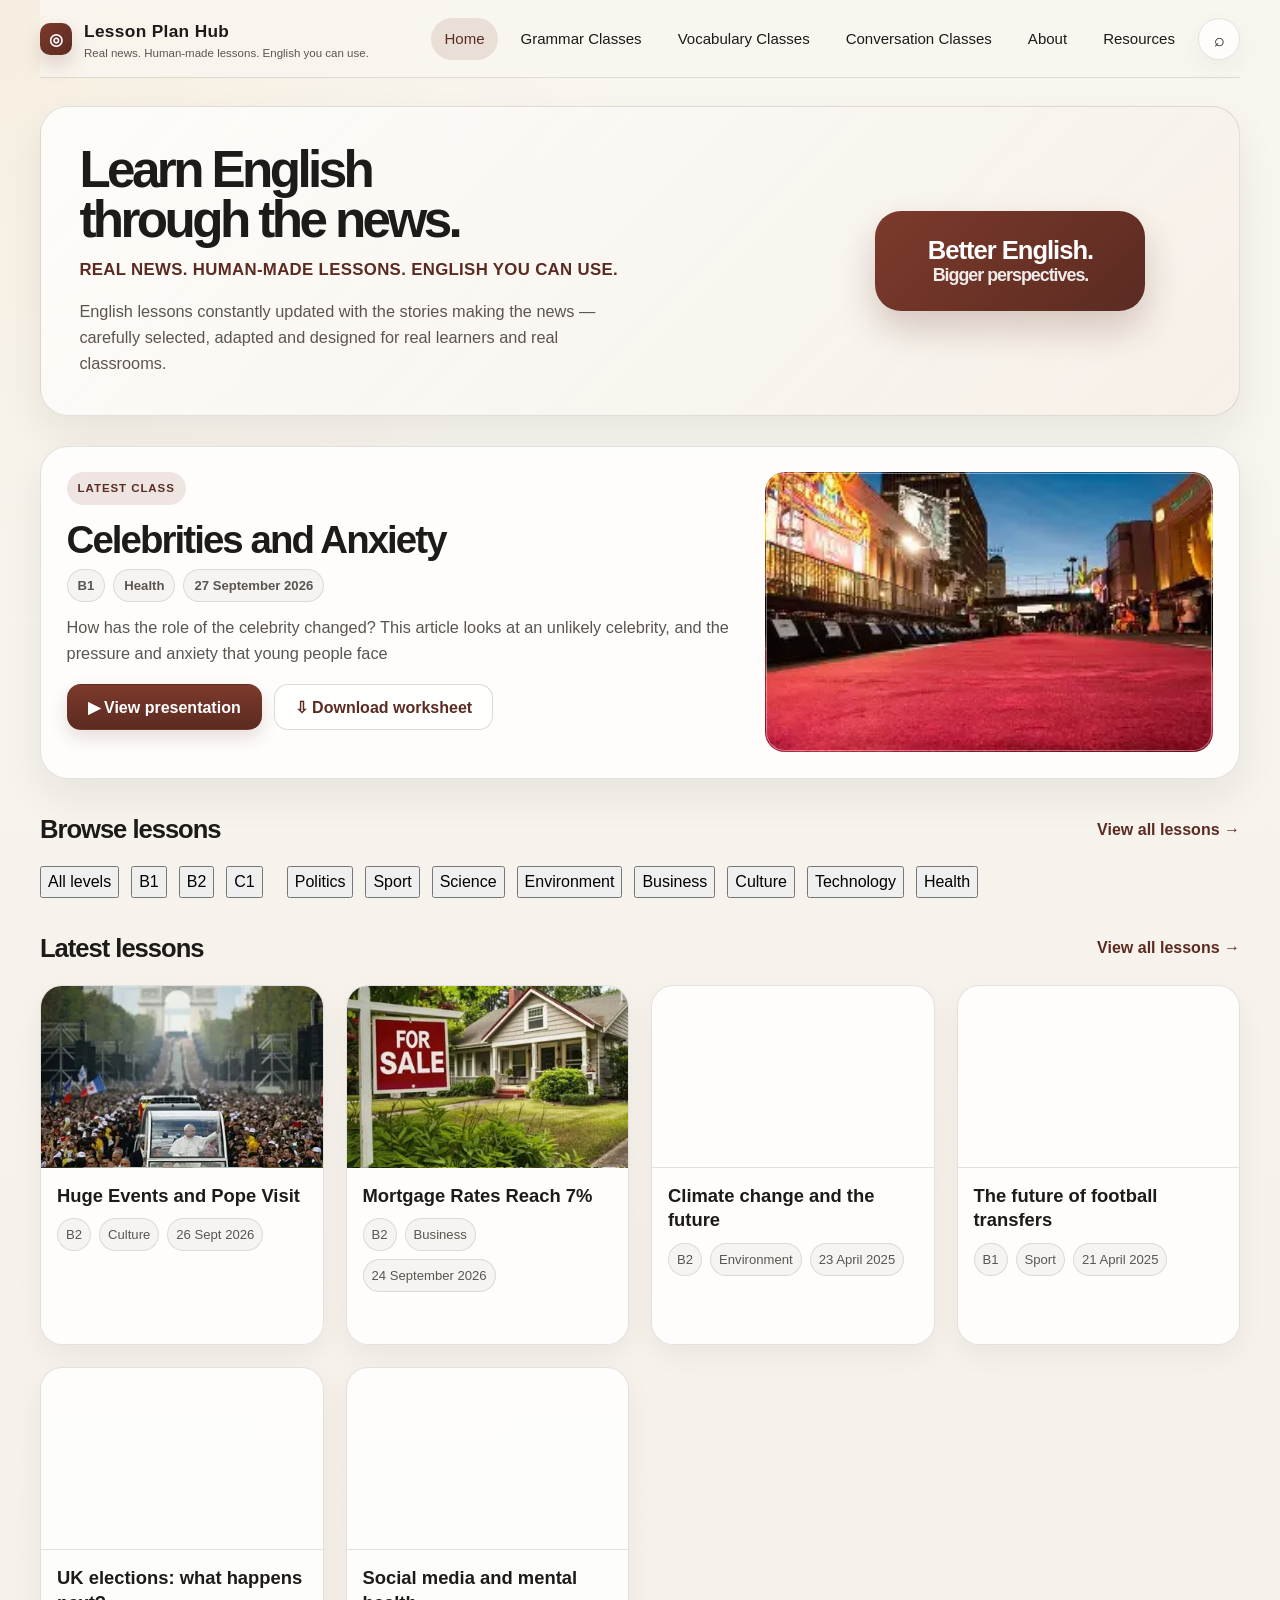
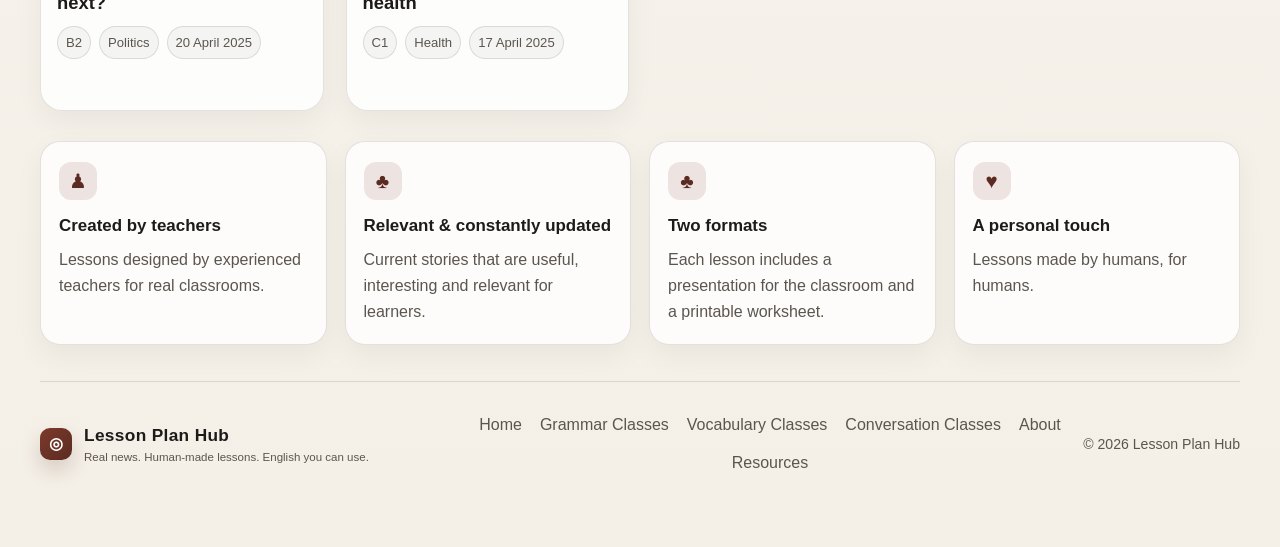
<file: index.html>
<!doctype html>
<html lang="en">
<head>
  <meta charset="utf-8">
  <meta name="viewport" content="width=device-width, initial-scale=1">
  <title>Lesson Plan Hub</title>
  <meta name="description" content="Real news. Human-made lessons. English you can use.">
  <link rel="stylesheet" href="style.css">
  <script src="script.js" defer></script>
</head>
<body>
  <div class="page-shell">
    <header class="site-header">
      <a class="brand" href="#top" aria-label="Lesson Plan Hub home"><span class="brand-mark" aria-hidden="true">◎</span><span><strong>Lesson Plan Hub</strong><small>Real news. Human-made lessons. English you can use.</small></span></a>
      <nav aria-label="Main navigation">
        <a class="active" href="#top">Home</a>
        <a href="grammar.html">Grammar Classes</a>
        <a href="vocabulary.html">Vocabulary Classes</a>
        <a href="conversation.html">Conversation Classes</a>
        <a href="about.html">About</a>
        <a href="#resources">Resources</a>
        <button class="search-button" id="searchButton" type="button" aria-label="Search lessons">⌕</button>
      </nav>
    </header>

    <main id="top">
      <section class="hero">
        <div class="hero-copy">
          <h1>Learn English<br>through the news.</h1>
          <p class="hero-tagline">Real news. Human-made lessons. English you can use.</p>
          <p>English lessons constantly updated with the stories making the news — carefully selected, adapted and designed for real learners and real classrooms.</p>
        </div>
        <div class="hero-badge">Better English.<br><span>Bigger perspectives.</span></div>
      </section>

      <section id="today" class="today lesson-feature" aria-labelledby="today-title"></section>

      <section id="lessons" class="browse section" aria-labelledby="browse-title">
        <div class="section-heading">
          <h2 id="browse-title">Browse lessons</h2>
          <a href="#latest">View all lessons <span>→</span></a>
        </div>
        <div class="filters" id="filters" aria-label="Filter lessons by level and topic"></div>
      </section>

      <section id="latest" class="section latest" aria-labelledby="latest-title">
        <div class="section-heading">
          <h2 id="latest-title">Latest lessons</h2>
          <a href="#latest">View all lessons <span>→</span></a>
        </div>
        <div class="lesson-grid" id="lessonGrid"></div>
        <p class="no-results" id="noResults" hidden>No lessons match those filters.</p>
      </section>

      <section class="values">
        <div><span>♟</span><h3>Created by teachers</h3><p>Lessons designed by experienced teachers for real classrooms.</p></div>
        <div><span>♣</span><h3>Relevant & constantly updated</h3><p>Current stories that are useful, interesting and relevant for learners.</p></div>
        <div><span>♣</span><h3>Two formats</h3><p>Each lesson includes a presentation for the classroom and a printable worksheet.</p></div>
        <div><span>♥</span><h3>A personal touch</h3><p>Lessons made by humans, for humans.</p></div>
      </section>
    </main>

    <footer id="resources" class="site-footer">
      <div class="footer-inner">
        <div class="footer-brand"><span class="footer-mark">◎</span><div><strong>Lesson Plan Hub</strong><small>Real news. Human-made lessons. English you can use.</small></div></div>
        <div class="footer-nav">
          <a href="#top">Home</a>
          <a href="grammar.html">Grammar Classes</a>
          <a href="vocabulary.html">Vocabulary Classes</a>
          <a href="conversation.html">Conversation Classes</a>
          <a href="about.html">About</a>
          <a href="#resources">Resources</a>
        </div>
        <div class="copy">&copy; 2026 Lesson Plan Hub</div>
      </div>
    </footer>
  </div>
</body>
</html>
</file>
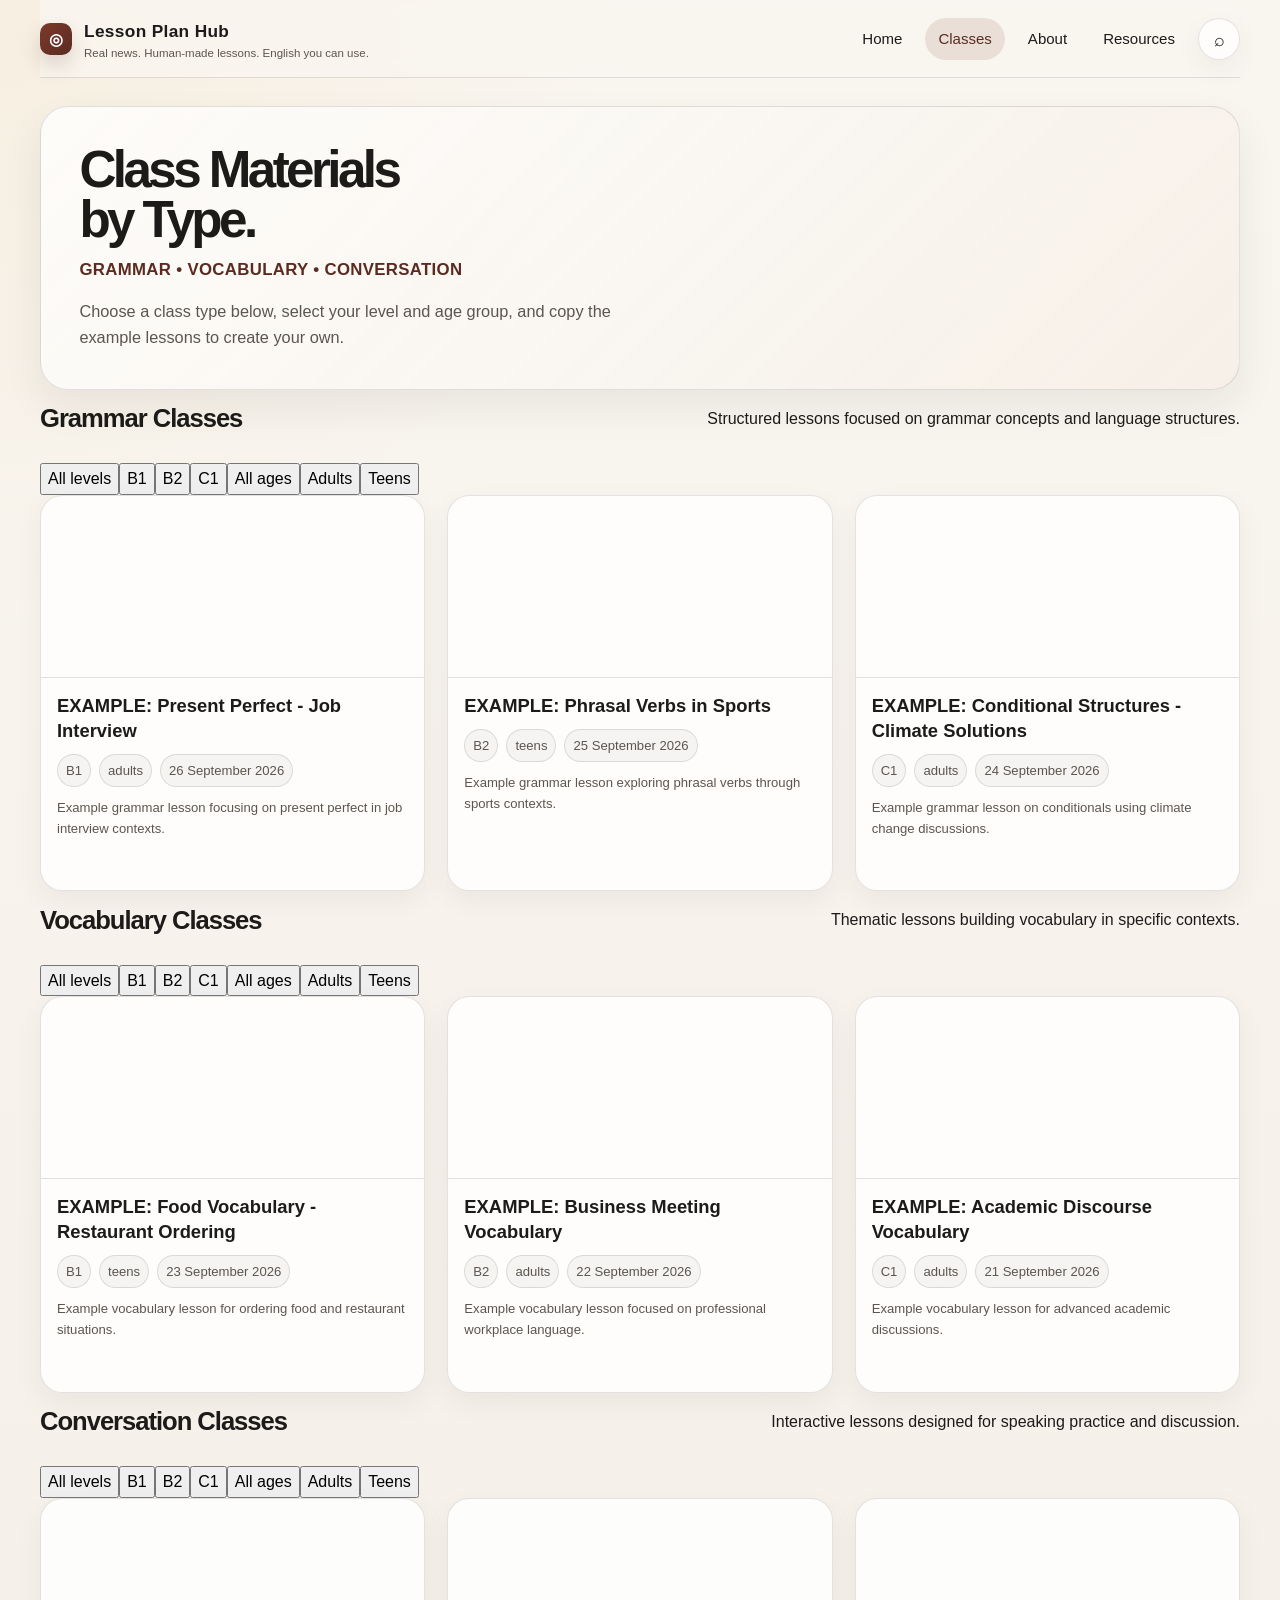
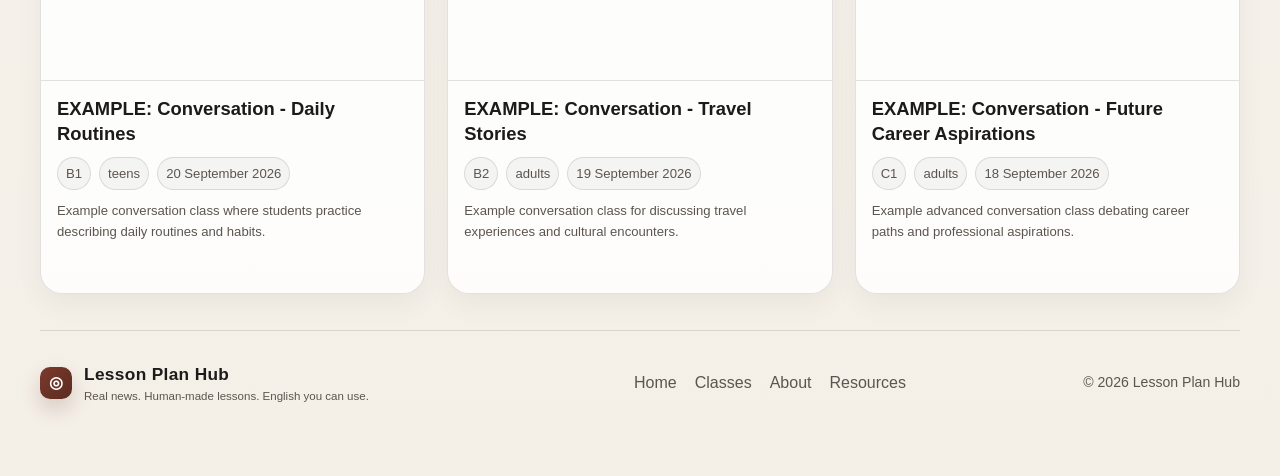
<file: classes.html>
<!doctype html>
<html lang="en">
<head>
  <meta charset="utf-8">
  <meta name="viewport" content="width=device-width, initial-scale=1">
  <title>Classes - Lesson Plan Hub</title>
  <meta name="description" content="Browse organized classes by type and level.">
  <link rel="stylesheet" href="style.css">
  <script src="classes.js" defer></script>
</head>
<body>
  <div class="page-shell">
    <header class="site-header">
      <a class="brand" href="index.html" aria-label="Lesson Plan Hub home"><span class="brand-mark" aria-hidden="true">◎</span><span><strong>Lesson Plan Hub</strong><small>Real news. Human-made lessons. English you can use.</small></span></a>
      <nav aria-label="Main navigation"><a href="index.html">Home</a><a class="active" href="classes.html">Classes</a><a href="about.html">About</a><a href="index.html#resources">Resources</a><button class="search-button" id="searchButton" type="button" aria-label="Search lessons">⌕</button></nav>
    </header>

    <main id="top">
      <section class="hero"><div class="hero-copy"><h1>Class Materials<br>by Type.</h1><p class="hero-tagline">Grammar • Vocabulary • Conversation</p><p>Choose a class type below, select your level and age group, and copy the example lessons to create your own.</p></div></section>

      <section class="class-section" id="grammarSection">
        <div class="section-heading">
          <h2>Grammar Classes</h2>
          <p class="section-desc">Structured lessons focused on grammar concepts and language structures.</p>
        </div>
        <div class="class-filters" id="grammarFilters"></div>
        <div class="lesson-grid" id="grammarGrid"></div>
      </section>

      <section class="class-section" id="vocabularySection">
        <div class="section-heading">
          <h2>Vocabulary Classes</h2>
          <p class="section-desc">Thematic lessons building vocabulary in specific contexts.</p>
        </div>
        <div class="class-filters" id="vocabularyFilters"></div>
        <div class="lesson-grid" id="vocabularyGrid"></div>
      </section>

      <section class="class-section" id="conversationSection">
        <div class="section-heading">
          <h2>Conversation Classes</h2>
          <p class="section-desc">Interactive lessons designed for speaking practice and discussion.</p>
        </div>
        <div class="class-filters" id="conversationFilters"></div>
        <div class="lesson-grid" id="conversationGrid"></div>
      </section>
    </main>

    <footer id="resources" class="site-footer">
      <div class="footer-inner">
        <div class="footer-brand"><span class="footer-mark">◎</span><div><strong>Lesson Plan Hub</strong><small>Real news. Human-made lessons. English you can use.</small></div></div>
        <div class="footer-nav"><a href="index.html">Home</a><a href="classes.html">Classes</a><a href="about.html">About</a><a href="index.html#resources">Resources</a></div>
        <div class="copy">&copy; 2026 Lesson Plan Hub</div>
      </div>
    </footer>
  </div>
</body>
</html>
</file>
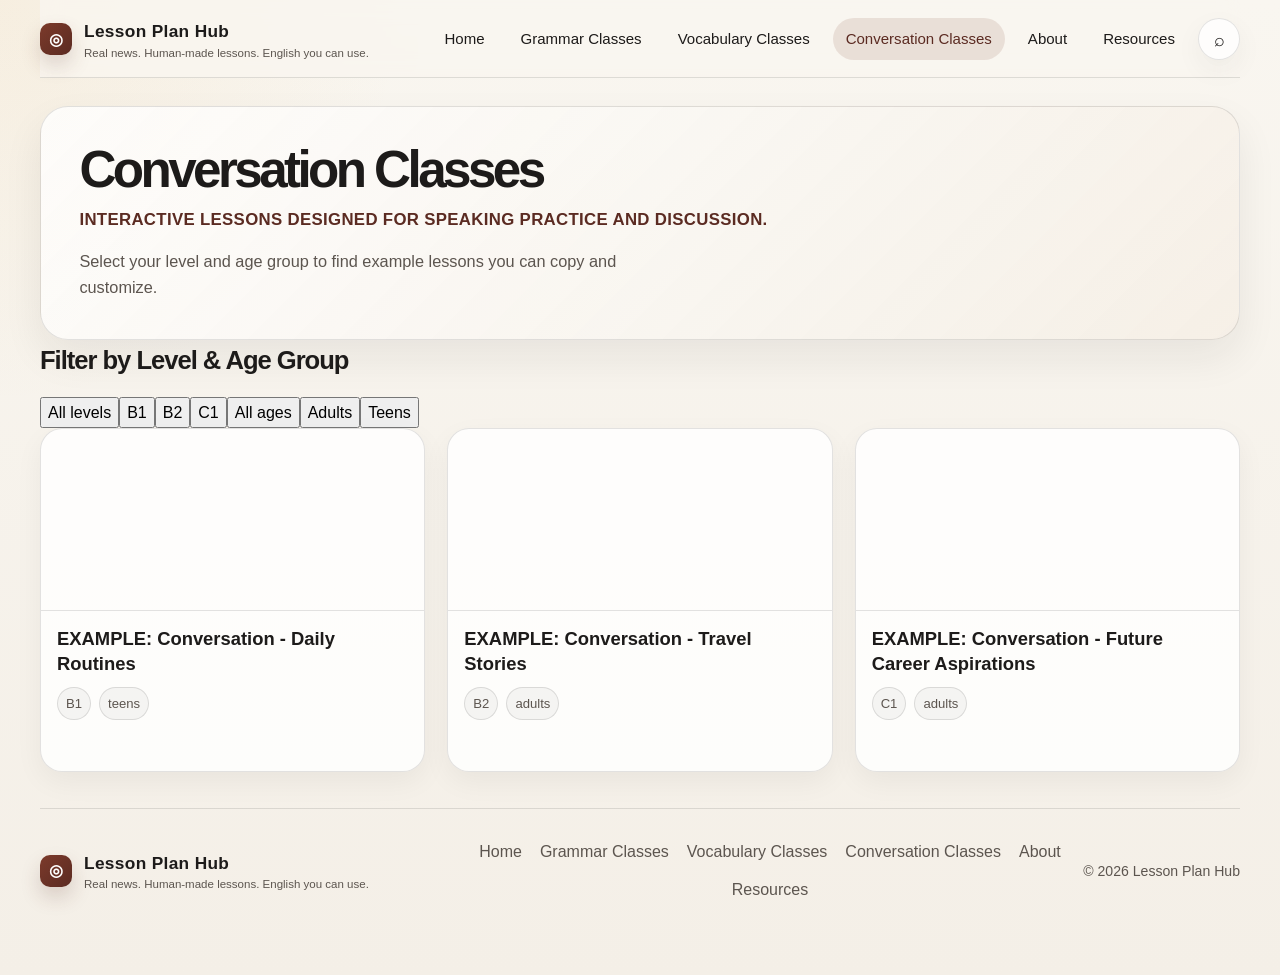
<file: conversation.html>
<!doctype html>
<html lang="en">
<head>
  <meta charset="utf-8">
  <meta name="viewport" content="width=device-width, initial-scale=1">
  <title>Conversation Classes - Lesson Plan Hub</title>
  <meta name="description" content="Conversation classes organized by level and age group.">
  <link rel="stylesheet" href="style.css">
  <script src="conversation.js" defer></script>
</head>
<body>
  <div class="page-shell">
    <header class="site-header">
      <a class="brand" href="index.html" aria-label="Lesson Plan Hub home"><span class="brand-mark" aria-hidden="true">◎</span><span><strong>Lesson Plan Hub</strong><small>Real news. Human-made lessons. English you can use.</small></span></a>
      <nav aria-label="Main navigation"><a href="index.html">Home</a><a href="grammar.html">Grammar Classes</a><a href="vocabulary.html">Vocabulary Classes</a><a class="active" href="conversation.html">Conversation Classes</a><a href="about.html">About</a><a href="index.html#resources">Resources</a><button class="search-button" id="searchButton" type="button" aria-label="Search lessons">⌕</button></nav>
    </header>

    <main id="top">
      <section class="hero"><div class="hero-copy"><h1>Conversation Classes</h1><p class="hero-tagline">Interactive lessons designed for speaking practice and discussion.</p><p>Select your level and age group to find example lessons you can copy and customize.</p></div></section>

      <section class="class-section">
        <div class="section-heading"><h2>Filter by Level & Age Group</h2></div>
        <div class="class-filters" id="filters"></div>
        <div class="lesson-grid" id="lessonGrid"></div>
        <p class="no-results" id="noResults" hidden>No lessons match those filters.</p>
      </section>
    </main>

    <footer id="resources" class="site-footer">
      <div class="footer-inner">
        <div class="footer-brand"><span class="footer-mark">◎</span><div><strong>Lesson Plan Hub</strong><small>Real news. Human-made lessons. English you can use.</small></div></div>
        <div class="footer-nav"><a href="index.html">Home</a><a href="grammar.html">Grammar Classes</a><a href="vocabulary.html">Vocabulary Classes</a><a href="conversation.html">Conversation Classes</a><a href="about.html">About</a><a href="index.html#resources">Resources</a></div>
        <div class="copy">&copy; 2026 Lesson Plan Hub</div>
      </div>
    </footer>
  </div>
</body>
</html>
</file>
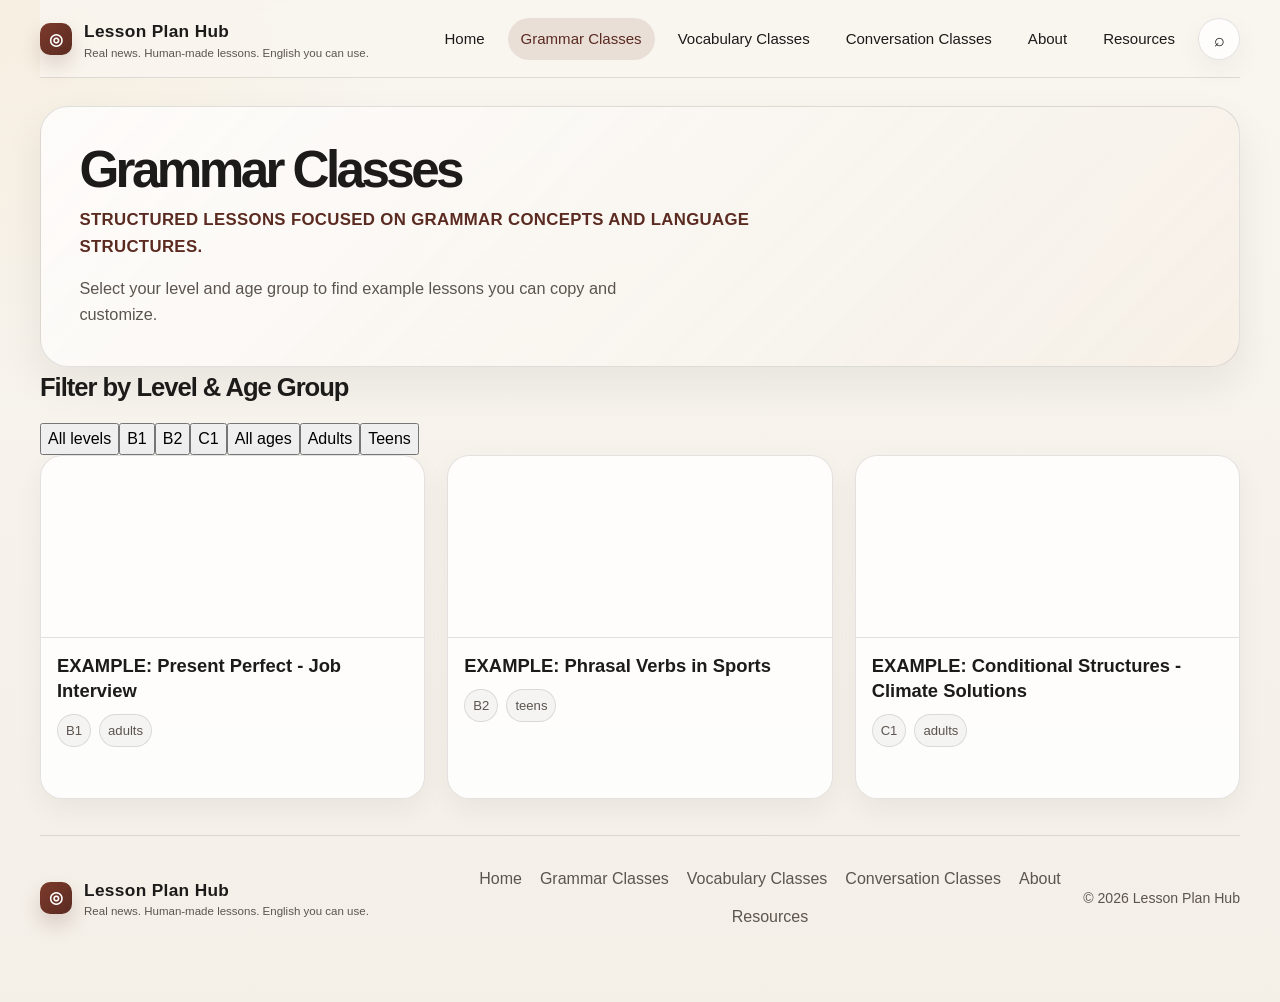
<file: grammar.html>
<!doctype html>
<html lang="en">
<head>
  <meta charset="utf-8">
  <meta name="viewport" content="width=device-width, initial-scale=1">
  <title>Grammar Classes - Lesson Plan Hub</title>
  <meta name="description" content="Grammar classes organized by level and age group.">
  <link rel="stylesheet" href="style.css">
  <script src="grammar.js" defer></script>
</head>
<body>
  <div class="page-shell">
    <header class="site-header">
      <a class="brand" href="index.html" aria-label="Lesson Plan Hub home"><span class="brand-mark" aria-hidden="true">◎</span><span><strong>Lesson Plan Hub</strong><small>Real news. Human-made lessons. English you can use.</small></span></a>
      <nav aria-label="Main navigation"><a href="index.html">Home</a><a class="active" href="grammar.html">Grammar Classes</a><a href="vocabulary.html">Vocabulary Classes</a><a href="conversation.html">Conversation Classes</a><a href="about.html">About</a><a href="index.html#resources">Resources</a><button class="search-button" id="searchButton" type="button" aria-label="Search lessons">⌕</button></nav>
    </header>

    <main id="top">
      <section class="hero"><div class="hero-copy"><h1>Grammar Classes</h1><p class="hero-tagline">Structured lessons focused on grammar concepts and language structures.</p><p>Select your level and age group to find example lessons you can copy and customize.</p></div></section>

      <section class="class-section">
        <div class="section-heading"><h2>Filter by Level & Age Group</h2></div>
        <div class="class-filters" id="filters"></div>
        <div class="lesson-grid" id="lessonGrid"></div>
        <p class="no-results" id="noResults" hidden>No lessons match those filters.</p>
      </section>
    </main>

    <footer id="resources" class="site-footer">
      <div class="footer-inner">
        <div class="footer-brand"><span class="footer-mark">◎</span><div><strong>Lesson Plan Hub</strong><small>Real news. Human-made lessons. English you can use.</small></div></div>
        <div class="footer-nav"><a href="index.html">Home</a><a href="grammar.html">Grammar Classes</a><a href="vocabulary.html">Vocabulary Classes</a><a href="conversation.html">Conversation Classes</a><a href="about.html">About</a><a href="index.html#resources">Resources</a></div>
        <div class="copy">&copy; 2026 Lesson Plan Hub</div>
      </div>
    </footer>
  </div>
</body>
</html>
</file>
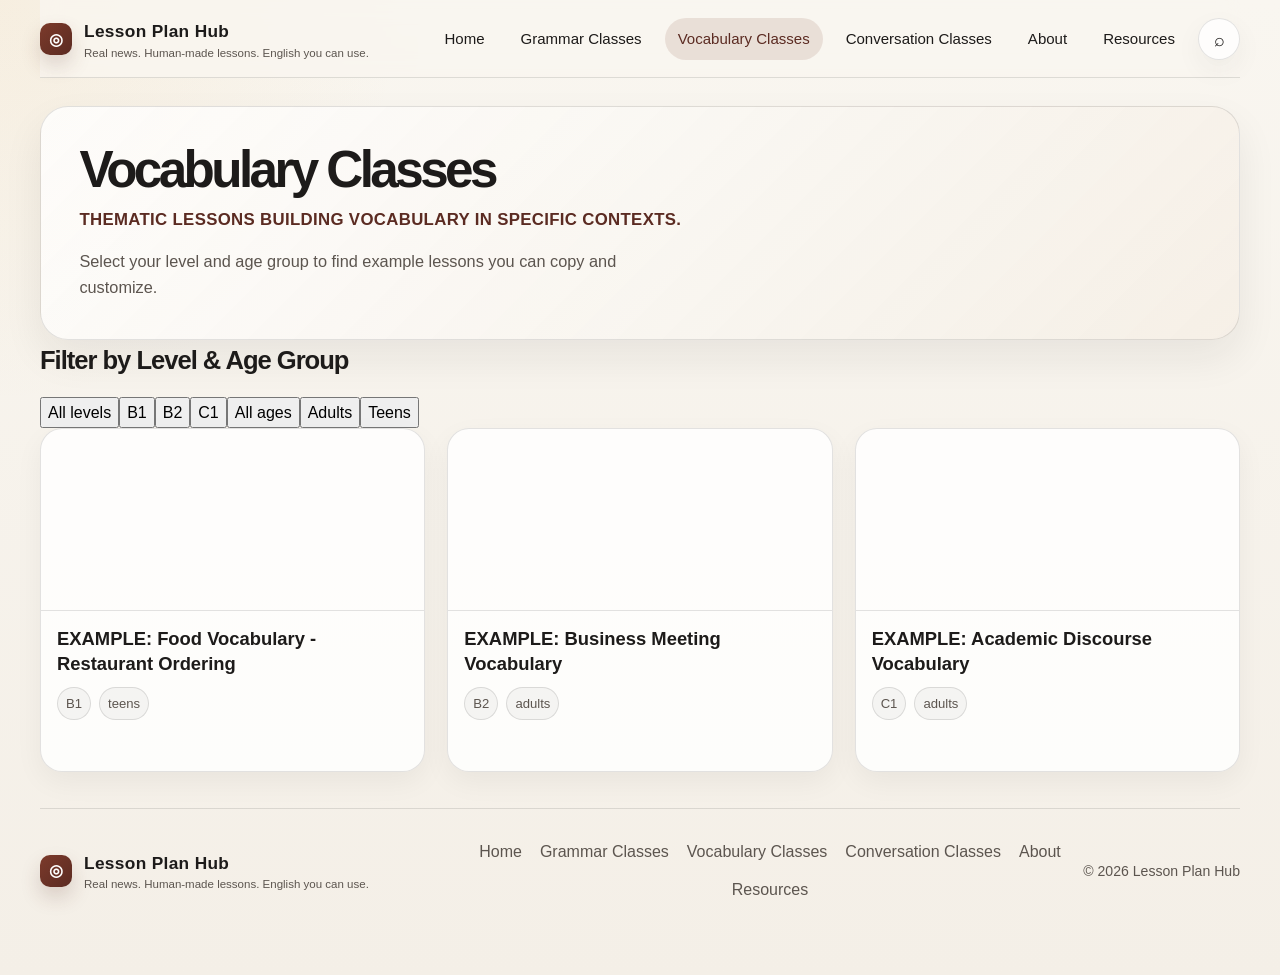
<file: vocabulary.html>
<!doctype html>
<html lang="en">
<head>
  <meta charset="utf-8">
  <meta name="viewport" content="width=device-width, initial-scale=1">
  <title>Vocabulary Classes - Lesson Plan Hub</title>
  <meta name="description" content="Vocabulary classes organized by level and age group.">
  <link rel="stylesheet" href="style.css">
  <script src="vocabulary.js" defer></script>
</head>
<body>
  <div class="page-shell">
    <header class="site-header">
      <a class="brand" href="index.html" aria-label="Lesson Plan Hub home"><span class="brand-mark" aria-hidden="true">◎</span><span><strong>Lesson Plan Hub</strong><small>Real news. Human-made lessons. English you can use.</small></span></a>
      <nav aria-label="Main navigation"><a href="index.html">Home</a><a href="grammar.html">Grammar Classes</a><a class="active" href="vocabulary.html">Vocabulary Classes</a><a href="conversation.html">Conversation Classes</a><a href="about.html">About</a><a href="index.html#resources">Resources</a><button class="search-button" id="searchButton" type="button" aria-label="Search lessons">⌕</button></nav>
    </header>

    <main id="top">
      <section class="hero"><div class="hero-copy"><h1>Vocabulary Classes</h1><p class="hero-tagline">Thematic lessons building vocabulary in specific contexts.</p><p>Select your level and age group to find example lessons you can copy and customize.</p></div></section>

      <section class="class-section">
        <div class="section-heading"><h2>Filter by Level & Age Group</h2></div>
        <div class="class-filters" id="filters"></div>
        <div class="lesson-grid" id="lessonGrid"></div>
        <p class="no-results" id="noResults" hidden>No lessons match those filters.</p>
      </section>
    </main>

    <footer id="resources" class="site-footer">
      <div class="footer-inner">
        <div class="footer-brand"><span class="footer-mark">◎</span><div><strong>Lesson Plan Hub</strong><small>Real news. Human-made lessons. English you can use.</small></div></div>
        <div class="footer-nav"><a href="index.html">Home</a><a href="grammar.html">Grammar Classes</a><a href="vocabulary.html">Vocabulary Classes</a><a href="conversation.html">Conversation Classes</a><a href="about.html">About</a><a href="index.html#resources">Resources</a></div>
        <div class="copy">&copy; 2026 Lesson Plan Hub</div>
      </div>
    </footer>
  </div>
</body>
</html>
</file>
<file: style.css>
:root {
  --bg: #f4efe7;
  --bg-deep: #eae2d5;
  --paper: rgba(255,255,255,0.72);
  --panel: #fffdf9;
  --ink: #1d1b1a;
  --muted: #5c554f;
  --line: rgba(29,27,26,0.12);
  --accent: #7c3a2b;
  --accent-strong: #5b2b22;
  --accent-soft: rgba(124,58,43,0.12);
  --gold: #e3b76d;
  --shadow: 0 18px 40px rgba(29,27,26,0.07);
  --shadow-soft: 0 10px 28px rgba(29,27,26,0.05);
  --radius-xl: 28px;
  --radius-lg: 20px;
  --radius-md: 14px;
}

* { box-sizing: border-box; }
html { scroll-behavior: smooth; }
body {
  margin: 0;
  background:
    radial-gradient(circle at top left, rgba(227,183,109,0.12), transparent 25%),
    linear-gradient(180deg, #f9f6f0 0%, var(--bg) 100%);
  color: var(--ink);
  font-family: Arial, Helvetica, sans-serif;
  line-height: 1.6;
}

a { color: inherit; text-decoration: none; }
img { max-width: 100%; display: block; }
button, select, input { font: inherit; }

.page-shell {
  max-width: 1240px;
  margin: 0 auto;
  padding: 0 20px 52px;
}

.site-header {
  position: sticky;
  top: 0;
  z-index: 20;
  display: flex;
  align-items: center;
  gap: 20px;
  padding: 18px 0 16px;
  border-bottom: 1px solid var(--line);
  background: rgba(249,246,240,0.82);
  backdrop-filter: blur(10px);
}

.brand {
  display: flex;
  align-items: center;
  gap: 12px;
  min-width: 0;
}

.brand-mark,
.footer-mark {
  display: inline-flex;
  align-items: center;
  justify-content: center;
  width: 32px;
  height: 32px;
  border-radius: 10px;
  background: linear-gradient(135deg, var(--accent), var(--accent-strong));
  color: white;
  font-weight: 800;
  box-shadow: 0 10px 20px rgba(91,43,34,0.18);
}

.brand strong,
.footer-brand strong {
  display: block;
  font-size: 1.08rem;
  letter-spacing: 0.02em;
}

.brand small,
.footer-brand small {
  display: block;
  color: var(--muted);
  font-size: 0.72rem;
  line-height: 1.3;
}

.site-header nav {
  display: flex;
  flex-wrap: wrap;
  align-items: center;
  justify-content: flex-end;
  gap: 10px;
  margin-left: auto;
}

.site-header nav a {
  padding: 9px 13px;
  border-radius: 999px;
  font-size: 0.94rem;
  color: var(--ink);
  transition: background 0.2s ease, color 0.2s ease, transform 0.2s ease;
}

.site-header nav a:hover,
.site-header nav a.active {
  background: var(--accent-soft);
  color: var(--accent-strong);
}

.search-button {
  width: 42px;
  height: 42px;
  border: 1px solid var(--line);
  border-radius: 50%;
  background: rgba(255,255,255,0.8);
  color: var(--ink);
  cursor: pointer;
  font-size: 1.15rem;
  box-shadow: var(--shadow-soft);
}

main {
  padding-top: 28px;
}

.hero {
  display: grid;
  grid-template-columns: minmax(0, 1.5fr) minmax(220px, 0.8fr);
  gap: 28px;
  align-items: center;
  background: linear-gradient(135deg, rgba(255,255,255,0.78), rgba(245,239,230,0.9));
  border: 1px solid var(--line);
  border-radius: var(--radius-xl);
  box-shadow: var(--shadow);
  padding: clamp(22px, 3vw, 42px);
}

.hero-copy h1 {
  margin: 0 0 12px;
  font-size: clamp(2.2rem, 4vw, 4.3rem);
  line-height: 0.98;
  letter-spacing: -0.07em;
  font-weight: 800;
}

.hero-tagline {
  margin: 0 0 14px;
  color: var(--accent-strong);
  font-weight: 700;
  font-size: 1.05rem;
  letter-spacing: 0.02em;
  text-transform: uppercase;
}

.hero-copy p:last-of-type {
  margin: 0;
  max-width: 62ch;
  color: var(--muted);
  font-size: 1.02rem;
}

.hero-badge {
  justify-self: center;
  width: min(100%, 270px);
  background: linear-gradient(135deg, var(--accent), var(--accent-strong));
  color: white;
  border-radius: 26px;
  padding: 24px 18px;
  font-size: clamp(1.2rem, 2vw, 2rem);
  line-height: 1.2;
  font-weight: 800;
  text-align: center;
  box-shadow: 0 18px 36px rgba(91,43,34,0.22);
  letter-spacing: -0.04em;
}

.hero-badge span {
  display: block;
  font-size: 0.7em;
  opacity: 0.9;
}

.section,
.lesson-feature {
  margin-top: 30px;
}

.section-heading {
  display: flex;
  align-items: center;
  justify-content: space-between;
  gap: 12px;
  margin-bottom: 16px;
}

.section-heading h2 {
  margin: 0;
  font-size: clamp(1.5rem, 2vw, 2.2rem);
  letter-spacing: -0.04em;
}

.section-heading a {
  color: var(--accent-strong);
  font-weight: 700;
}

.filters {
  display: flex;
  flex-wrap: wrap;
  gap: 12px;
}

.filter-group {
  display: flex;
  align-items: center;
  gap: 8px;
  background: rgba(255,255,255,0.68);
  border: 1px solid var(--line);
  border-radius: 999px;
  padding: 8px 12px;
  box-shadow: var(--shadow-soft);
}

.filter-group label {
  color: var(--muted);
  font-size: 0.75rem;
  letter-spacing: 0.08em;
  text-transform: uppercase;
}

.filter-group select {
  background: transparent;
  border: 0;
  color: var(--ink);
  font-weight: 700;
  padding-right: 8px;
}

.lesson-feature {
  display: grid;
  grid-template-columns: minmax(0, 1.2fr) minmax(220px, 0.8fr);
  gap: 26px;
  padding: clamp(18px, 2vw, 30px);
  background: rgba(255,255,255,0.82);
  border: 1px solid var(--line);
  border-radius: var(--radius-xl);
  box-shadow: var(--shadow);
}

.today-copy {
  min-width: 0;
}

.pill {
  display: inline-block;
  margin-bottom: 14px;
  padding: 7px 11px;
  border-radius: 999px;
  background: var(--accent-soft);
  color: var(--accent-strong);
  font-size: 0.72rem;
  font-weight: 800;
  letter-spacing: 0.08em;
  text-transform: uppercase;
}

.today-copy h2 {
  margin: 0 0 8px;
  font-size: clamp(1.9rem, 3vw, 2.9rem);
  line-height: 1.1;
  letter-spacing: -0.05em;
}

.meta {
  display: flex;
  flex-wrap: wrap;
  gap: 8px;
  margin-bottom: 12px;
  color: var(--muted);
  font-size: 0.82rem;
  font-weight: 700;
}

.meta span {
  background: rgba(29,27,26,0.04);
  border: 1px solid var(--line);
  border-radius: 999px;
  padding: 5px 10px;
}

.today-copy p {
  margin: 0 0 18px;
  color: var(--muted);
  font-size: 1.02rem;
}

.actions {
  display: flex;
  flex-wrap: wrap;
  gap: 12px;
}

.button {
  display: inline-flex;
  align-items: center;
  justify-content: center;
  min-height: 46px;
  padding: 0 20px;
  border-radius: 14px;
  background: linear-gradient(180deg, var(--accent), var(--accent-strong));
  color: white;
  font-weight: 700;
  border: 1px solid transparent;
  box-shadow: 0 8px 18px rgba(91,43,34,0.15);
}

.button.outline {
  background: rgba(255,255,255,0.68);
  color: var(--accent-strong);
  border-color: rgba(91,43,34,0.18);
  box-shadow: none;
}

.lesson-image {
  min-height: 280px;
  border-radius: 20px;
  background-size: cover;
  background-position: center;
  border: 1px solid rgba(29,27,26,0.06);
  box-shadow: inset 0 0 0 1px rgba(255,255,255,0.4);
}

.lesson-grid {
  display: grid;
  grid-template-columns: repeat(auto-fit, minmax(240px, 1fr));
  gap: 22px;
}

.lesson-card {
  display: flex;
  flex-direction: column;
  background: rgba(255,255,255,0.82);
  border: 1px solid var(--line);
  border-radius: 22px;
  overflow: hidden;
  box-shadow: var(--shadow-soft);
  transition: transform 0.2s ease, box-shadow 0.2s ease;
}

.lesson-card:hover {
  transform: translateY(-2px);
  box-shadow: 0 18px 32px rgba(29,27,26,0.08);
}

.lesson-card .thumb {
  height: 182px;
  background-size: cover;
  background-position: center;
  border-bottom: 1px solid var(--line);
}

.card-body {
  display: flex;
  flex-direction: column;
  gap: 10px;
  padding: 16px;
  min-height: 100%;
}

.card-body h3 {
  margin: 0;
  font-size: 1.15rem;
  line-height: 1.35;
}

.card-body p {
  margin: 0;
  display: flex;
  flex-wrap: wrap;
  gap: 8px;
  color: var(--muted);
  font-size: 0.82rem;
}

.card-body p span {
  background: rgba(29,27,26,0.04);
  border: 1px solid var(--line);
  border-radius: 999px;
  padding: 5px 8px;
}

.card-links {
  display: flex;
  flex-wrap: wrap;
  gap: 10px;
  margin-top: auto;
}

.card-links a {
  color: var(--accent-strong);
  font-weight: 700;
}

.values {
  display: grid;
  grid-template-columns: repeat(4, minmax(0, 1fr));
  gap: 18px;
  margin-top: 30px;
}

.values > div {
  background: rgba(255,255,255,0.8);
  border: 1px solid var(--line);
  border-radius: 20px;
  padding: 20px 18px;
  box-shadow: var(--shadow-soft);
}

.values span {
  display: inline-flex;
  align-items: center;
  justify-content: center;
  width: 38px;
  height: 38px;
  border-radius: 12px;
  background: var(--accent-soft);
  color: var(--accent-strong);
  font-size: 1.28rem;
}

.values h3 {
  margin: 12px 0 8px;
  font-size: 1.06rem;
}

.values p {
  margin: 0;
  color: var(--muted);
}

.site-footer {
  margin-top: 36px;
  padding: 30px 0 20px;
  border-top: 1px solid var(--line);
}

.footer-inner {
  display: grid;
  grid-template-columns: minmax(0, 1.2fr) minmax(0, 1.7fr) auto;
  align-items: center;
  gap: 18px;
}

.footer-brand {
  display: flex;
  align-items: center;
  gap: 12px;
}

.footer-nav {
  display: flex;
  flex-wrap: wrap;
  justify-content: center;
  gap: 12px 18px;
  color: var(--muted);
}

.copy {
  color: var(--muted);
  font-size: 0.88rem;
  white-space: nowrap;
}

.no-results {
  margin-top: 16px;
  color: var(--muted);
  font-weight: 600;
}

@media (max-width: 760px) {
  .page-shell {
    padding: 0 14px 28px;
  }

  .site-header {
    position: static;
    display: block;
    padding-top: 14px;
    padding-bottom: 12px;
  }

  .brand {
    margin-bottom: 10px;
  }

  .site-header nav {
    justify-content: flex-start;
    margin-left: 0;
    gap: 8px;
  }

  .site-header nav a {
    flex: 1 1 calc(50% - 8px);
    text-align: center;
    padding-block: 10px;
  }

  .search-button {
    margin-left: auto;
  }

  .hero,
  .lesson-feature,
  .values {
    grid-template-columns: 1fr;
  }

  .hero {
    padding: 20px 16px;
    border-radius: 22px;
  }

  .hero-copy h1 {
    font-size: clamp(2.1rem, 10vw, 3rem);
  }

  .hero-badge {
    width: 100%;
    max-width: none;
    padding: 18px 14px;
  }

  .section-heading {
    flex-direction: column;
    align-items: flex-start;
  }

  .filters {
    position: relative;
    overflow: hidden;
    max-width: 100%;
  }

  .filter-group {
    flex: 1 1 calc(50% - 8px);
    min-width: 0;
  }

  .actions {
    flex-direction: column;
  }

  .button {
    width: 100%;
  }

  .lesson-grid {
    grid-template-columns: 1fr;
  }

  .footer-inner {
    grid-template-columns: 1fr;
    text-align: left;
  }

  .footer-nav {
    justify-content: flex-start;
  }

  .copy {
    white-space: normal;
  }
}

@media (max-width: 420px) {
  .site-header nav a {
    flex-basis: 100%;
  }

  .brand strong {
    font-size: 0.95rem;
  }

  .brand small,
  .footer-brand small {
    font-size: 0.68rem;
  }

  .filter-group {
    width: 100%;
    justify-content: space-between;
  }

  .filter-group select {
    min-width: 0;
    width: 100%;
  }
}
</file>
